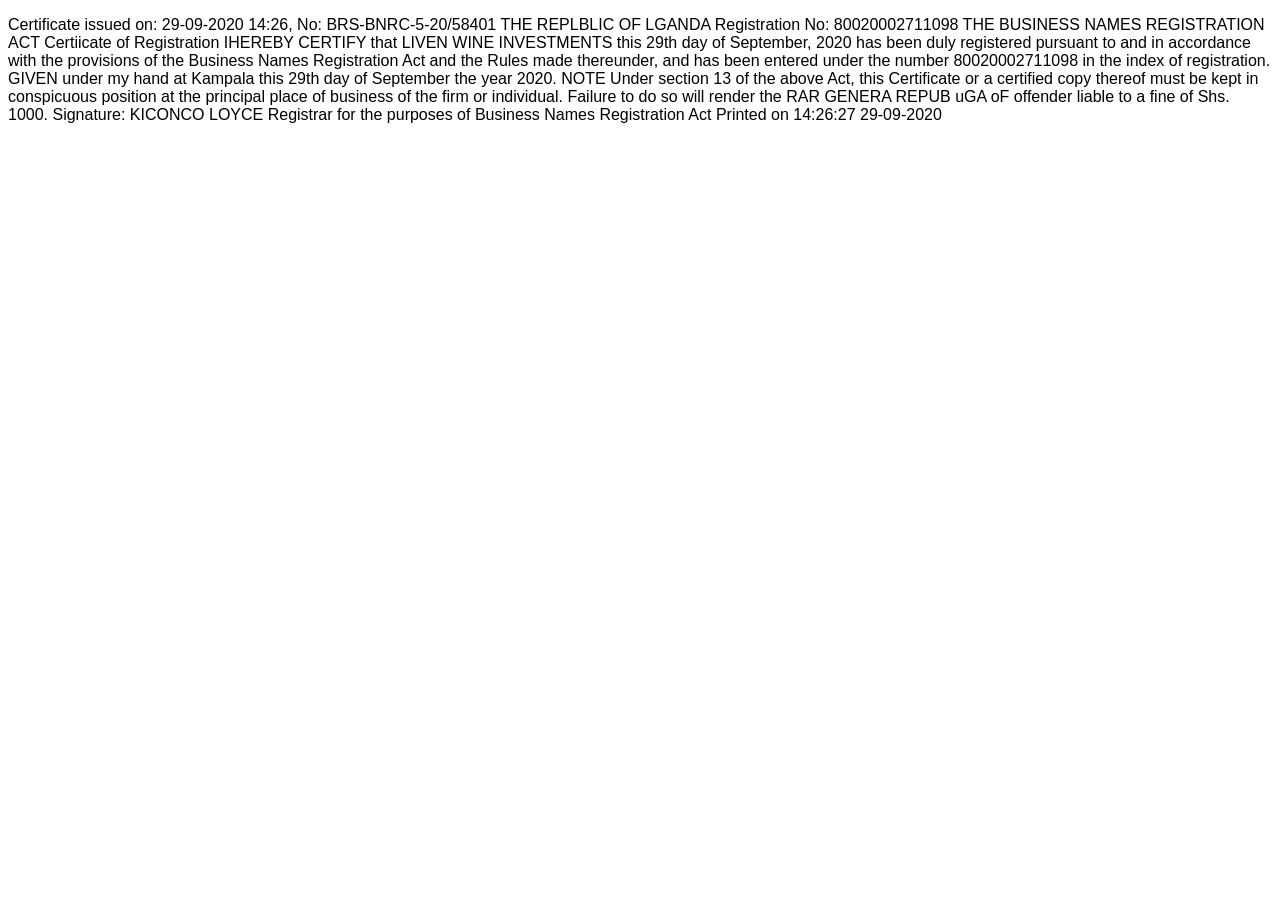
<file: it deptement/about.html>
<!DOCTYPE html>
<html lang="en">
<head>
    <meta charset="UTF-8">
    <meta name="viewport" content="width=device-width, initial-scale=1.0">
    <link rel="stylesheet" href="style.css">
    <title>about us </title>
</head>
<body>
    <p>
        Certificate issued on: 29-09-2020 14:26, No: BRS-BNRC-5-20/58401 
THE REPLBLIC OF LGANDA 
Registration No: 80020002711098 
THE BUSINESS NAMES REGISTRATION ACT 
Certiicate of Registration 
IHEREBY CERTIFY that LIVEN WINE INVESTMENTS this 29th day of September, 2020 has been duly 
registered pursuant to and in accordance with the provisions of the Business Names Registration Act and 
the Rules made thereunder, and has been entered under the number 80020002711098 in the index of 
registration. 
GIVEN under my hand at Kampala this 29th day of September the year 2020. 
NOTE Under section 13 of the above Act, this Certificate or a certified copy 
thereof must be kept in conspicuous position at the principal place 
of business of the firm or individual. Failure to do so will render the 
RAR 
GENERA 
REPUB 
uGA
oF
offender liable to a fine of Shs. 1000. 
Signature: KICONCO LOYCE 
Registrar for the purposes of Business Names 
Registration Act 
Printed on 14:26:27 29-09-2020 
    </p>
</body>
</html>
</file>
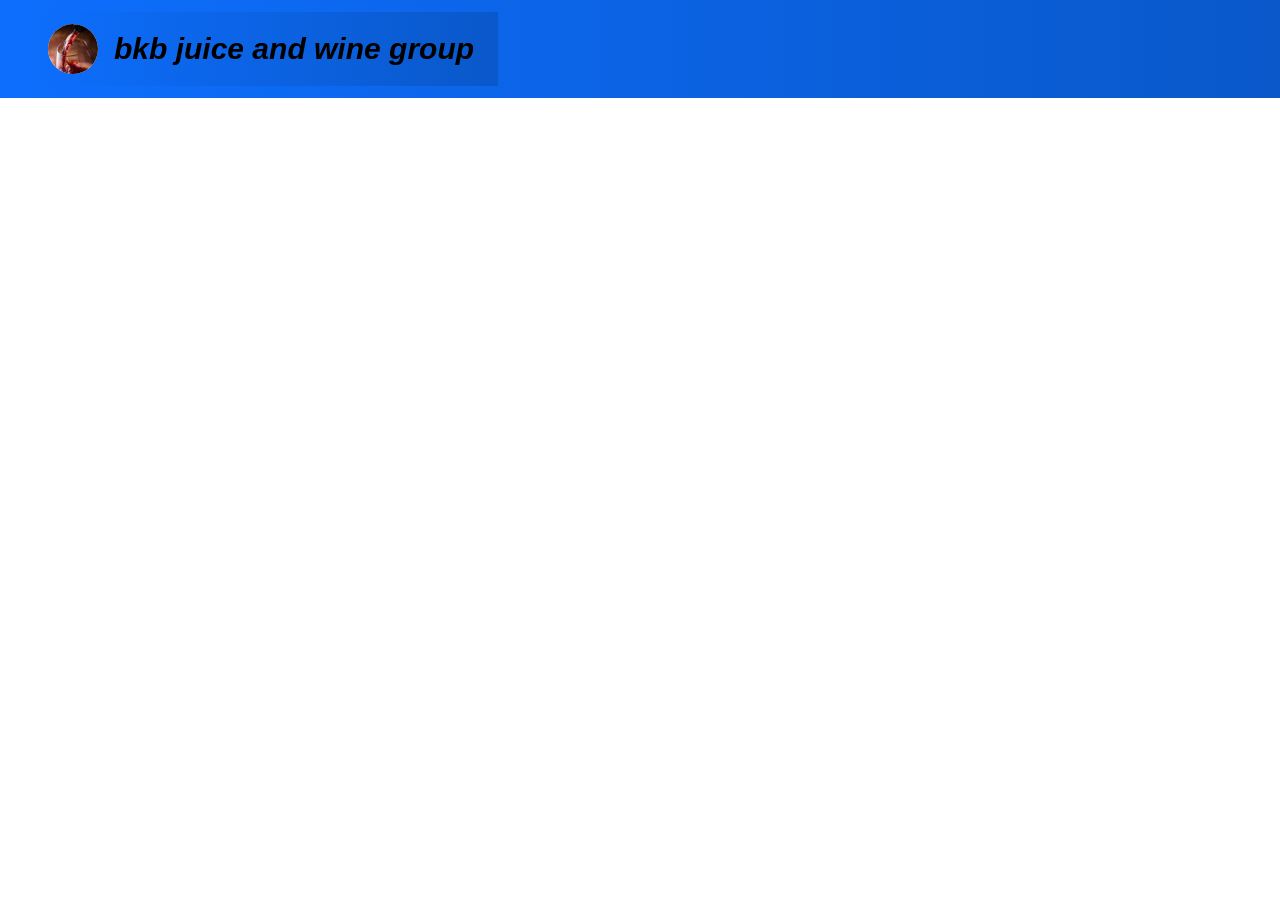
<file: it deptement/me.html>
<!DOCTYPE html>
<html lang="en">
<head>
    <meta charset="UTF-8">
    <meta name="viewport" content="width=device-width, initial-scale=1.0">
    <link rel="stylesheet" href="style1.css">
    <title>BGK JUICE AND WINE GROUP</title>
</head>
<body>
    
   <header>
  <nav class="up" >
      <header>
         
      <div>
     <header class="header">
  <header class="header">
  <div class="logo">
    <!-- Replace logo.png with your image -->
    <img src="image/download.png" alt="logo">
    

  </div>
  <div class="title">bkb juice and wine group</div>
</header>

  </header>
         
      </nav>
  </header>
  <u><b> <marquee behavior="footer-container" direction="Rights">LIVEN WINE INVESTMENT</marquee></b></u> 
  <u><Marquee><P>THE WINE AND JUICE GROUP IN UGANDA</P></Marquee></u>  
</body>
</html>
</file>
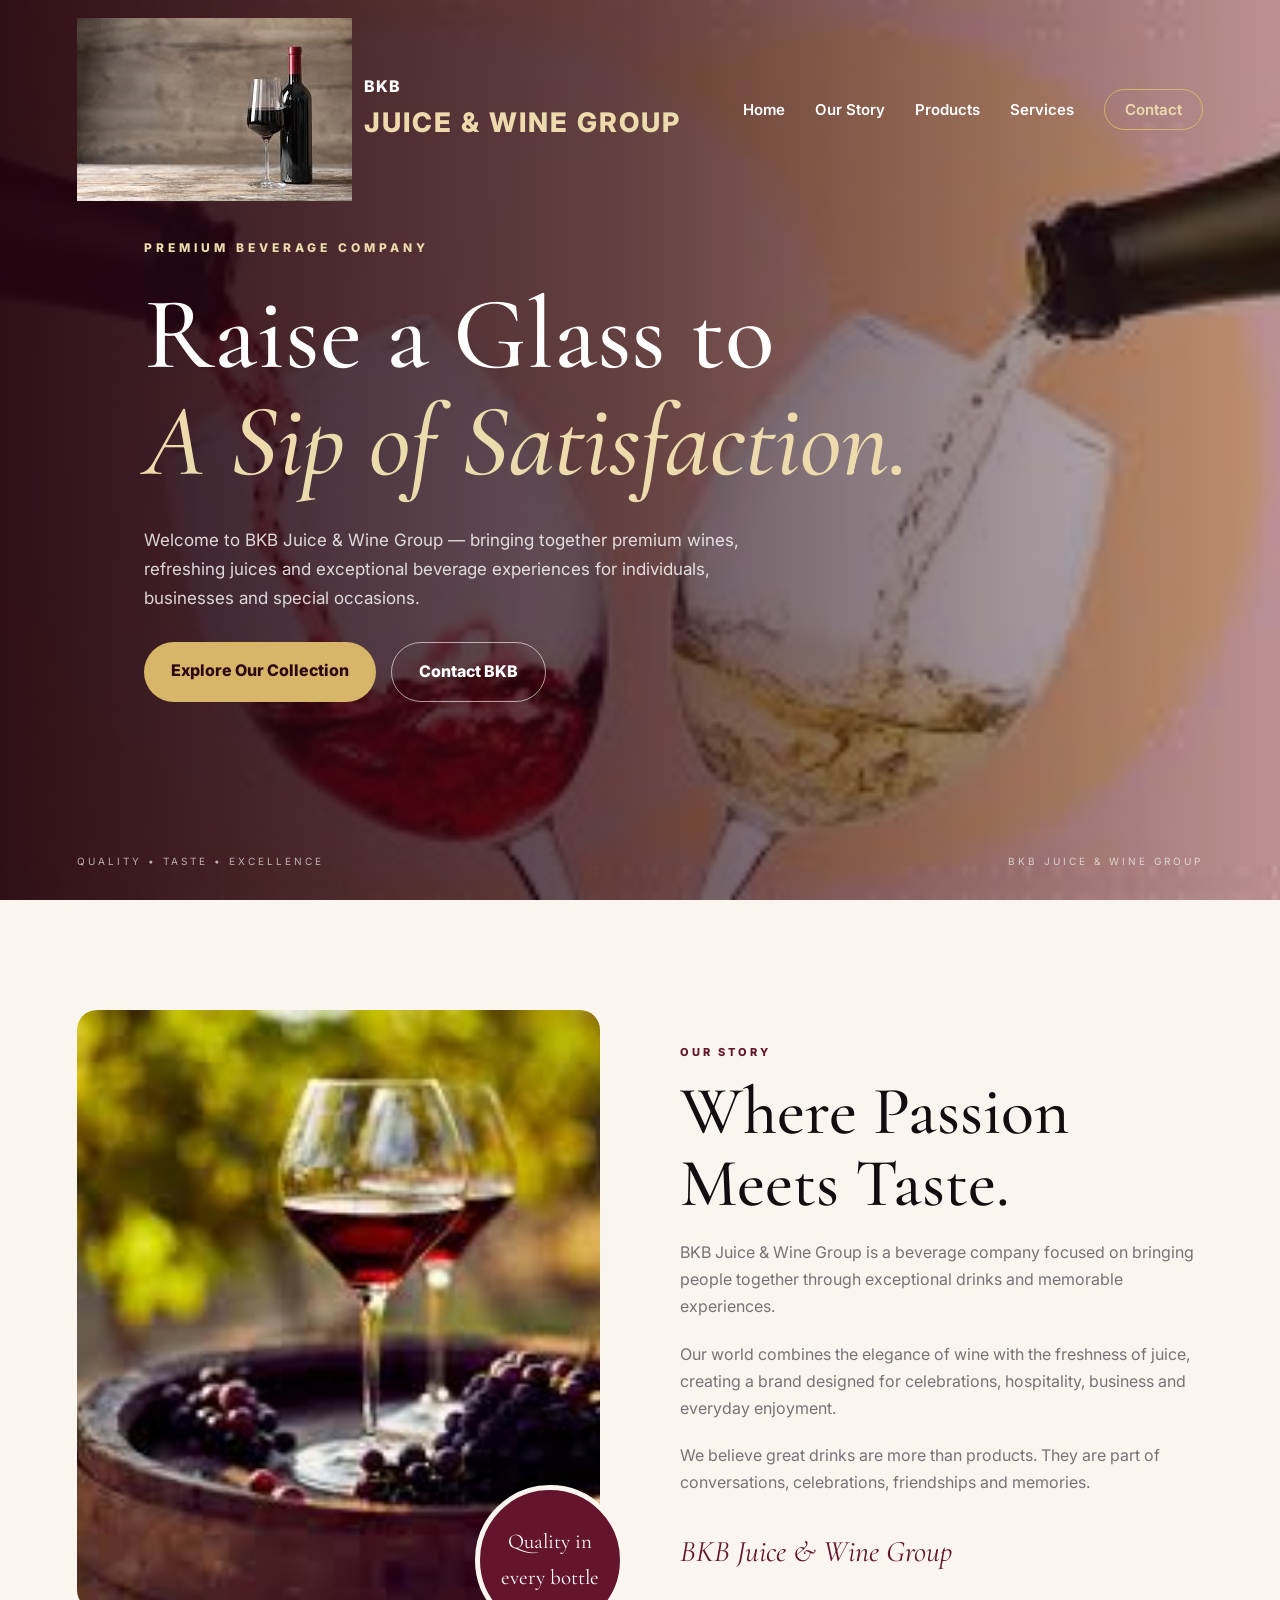
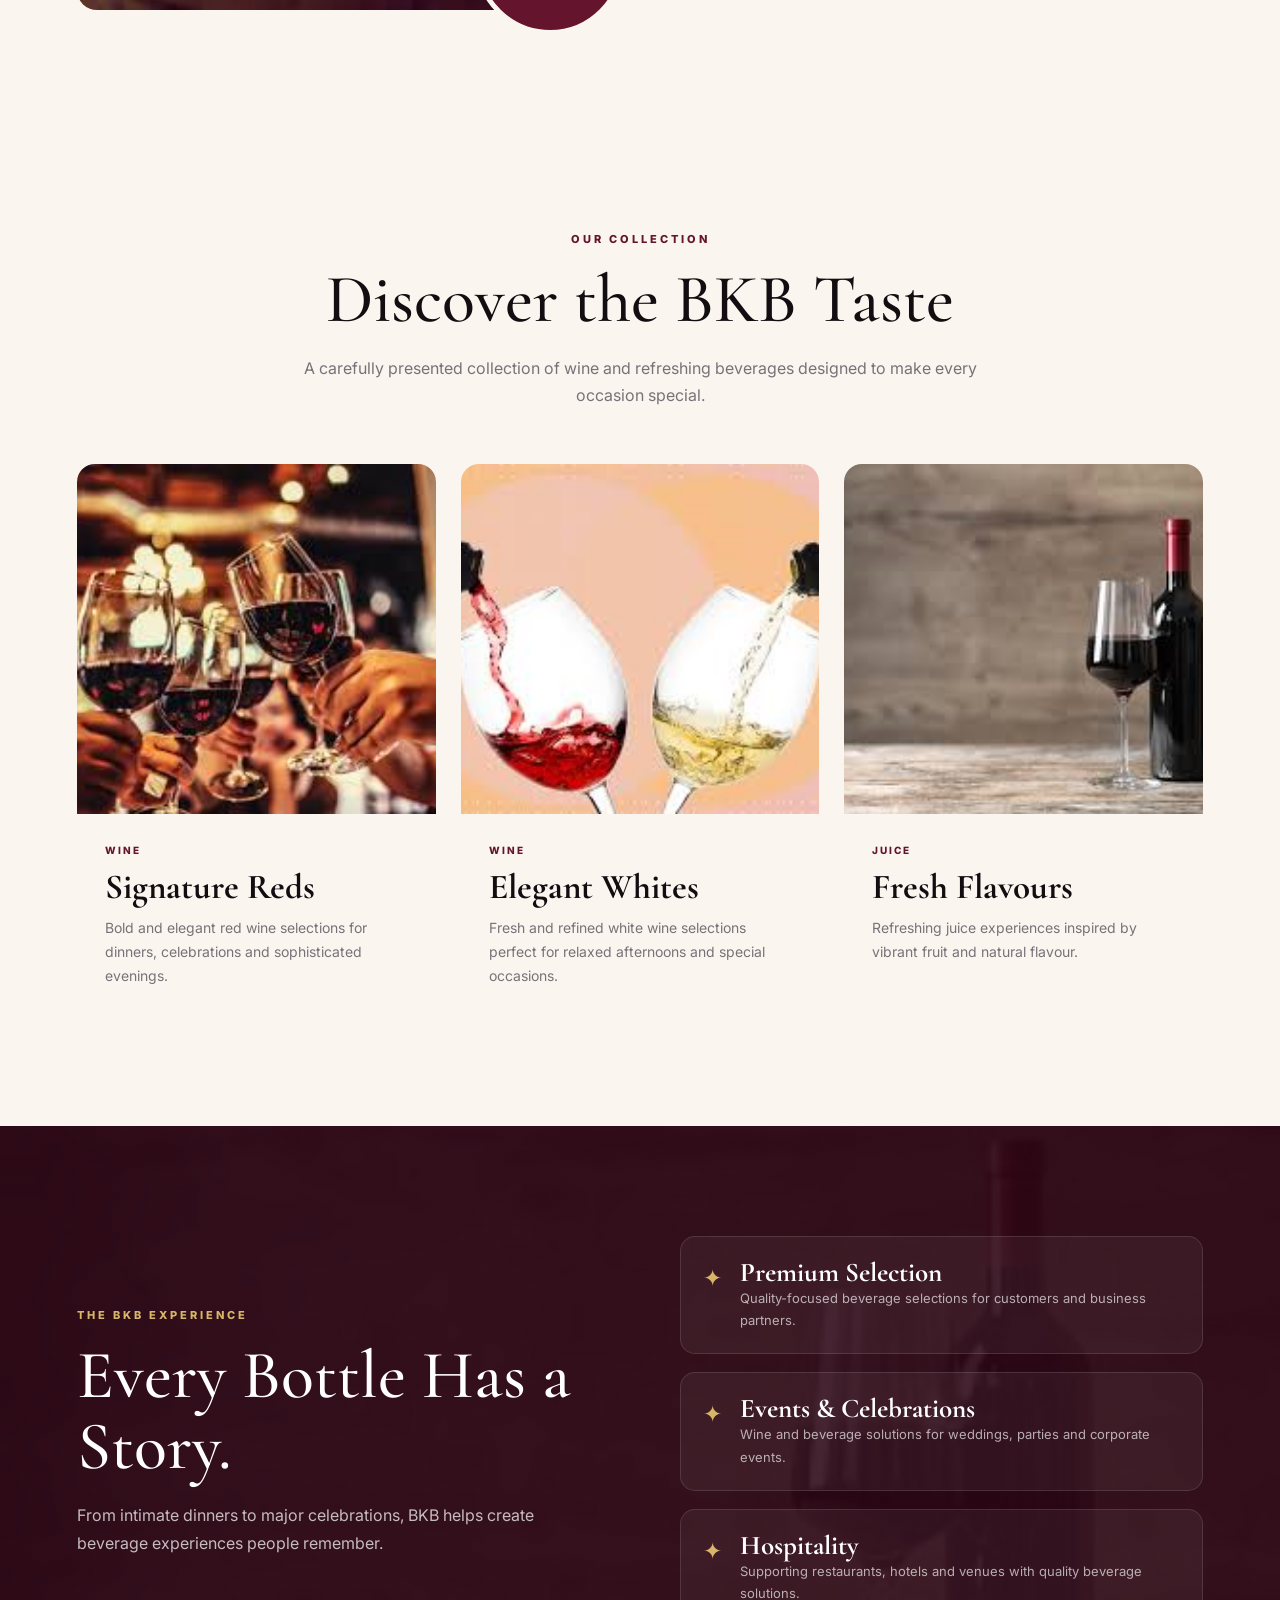
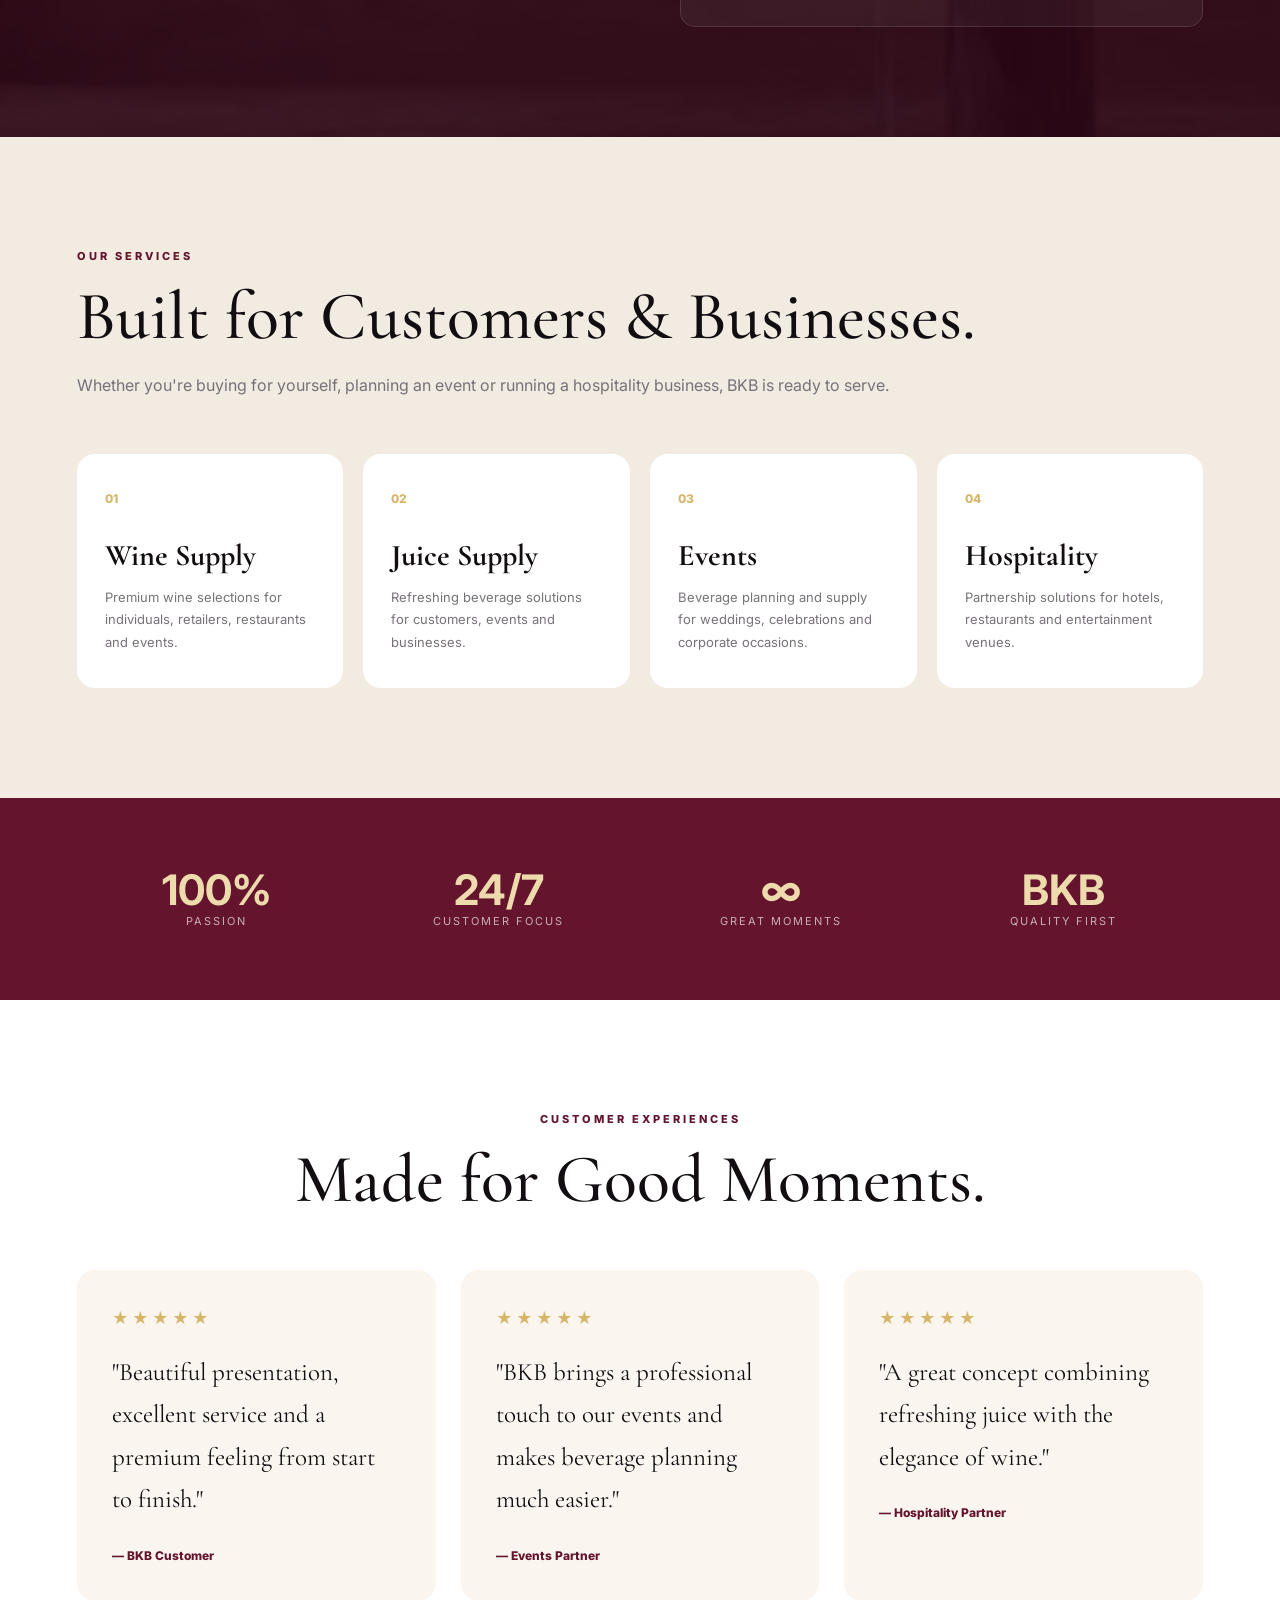
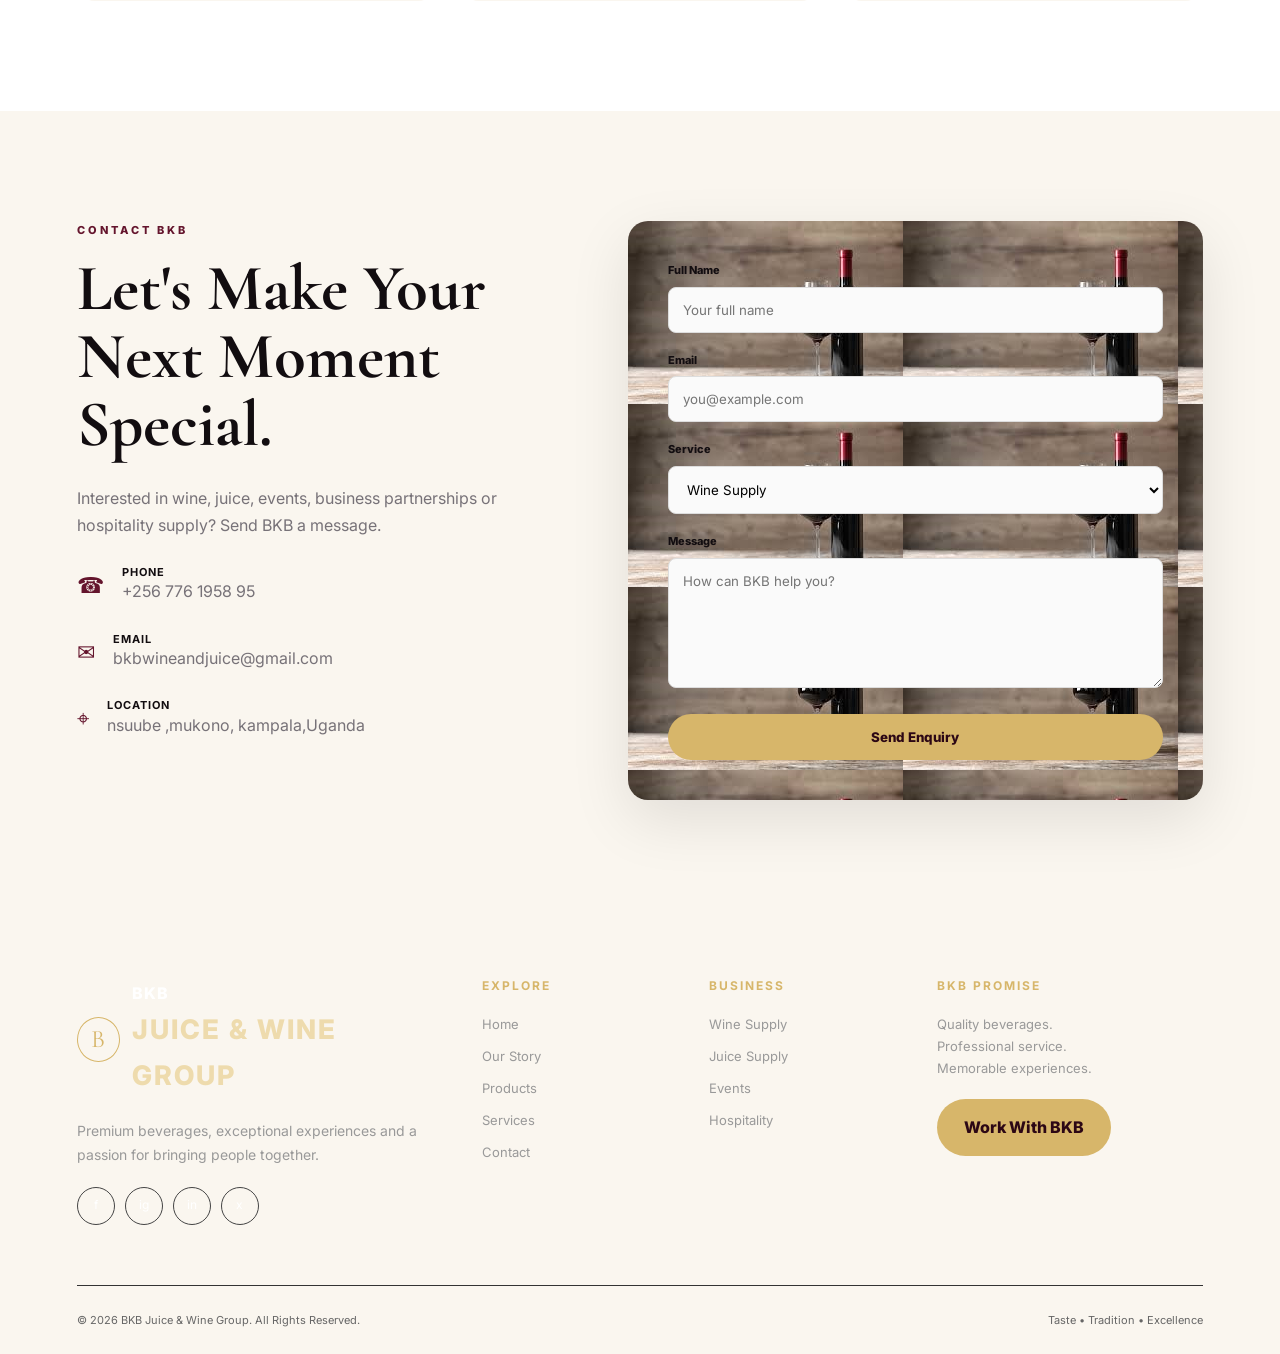
<file: it deptement/trail.html>
<!DOCTYPE html>
<html lang="en">
<head>
<meta charset="UTF-8">
<meta name="viewport" content="width=device-width, initial-scale=1.0">

<title>BKB Juice & Wine Group | Premium Beverages</title>

<meta name="description"
content="BKB Juice & Wine Group — premium wines, refreshing juices, events and hospitality beverage solutions.">

<link rel="preconnect" href="https://fonts.googleapis.com">
<link rel="preconnect" href="https://fonts.gstatic.com" crossorigin>

<link href="https://fonts.googleapis.com/css2?family=Cormorant+Garamond:wght@400;500;600;700&family=Inter:wght@300;400;500;600;700;800&display=swap" rel="stylesheet">

<style>

/* ================================
   RESET
================================ */

*{
    margin:0;
    padding:0;
    box-sizing:border-box;
    scroll-behavior:smooth;
}

:root{
    --wine:#64152d;
    --wine-dark:#2c0715;
    --wine-light:#8b2947;
    --gold:#d7b66a;
    --gold-light:#eedbad;
    --cream:#faf6ef;
    --white:#ffffff;
    --black:#120d10;
    --gray:#777278;
    --green:#42634b;
}

body{
    font-family:"Inter",sans-serif;
    background:var(--cream);
    color:var(--black);
    line-height:1.7;
}

h1,h2,h3,h4{
    font-family:"Cormorant Garamond",serif;
    line-height:1.05;
}

a{
    text-decoration:none;
    color:inherit;
}

img{
    width:100%;
    display:block;
}

/* ================================
   NAVIGATION
================================ */

.navbar{
    position:fixed;
    top:0;
    left:0;
    width:100%;
    z-index:1000;
    padding:18px 6%;
    color:white;
    transition:.4s;
}

.navbar.scrolled{
    background:rgba(44,7,21,.96);
    backdrop-filter:blur(15px);
    box-shadow:0 10px 40px rgba(0,0,0,.2);
}

.nav-container{
    max-width:1250px;
    margin:auto;
    display:flex;
    align-items:center;
    justify-content:space-between;
}

.logo{
    display:flex;
    align-items:center;
    gap:12px;
}

.logo-circle{
    width:45px;
    height:45px;
    border:1px solid var(--gold);
    border-radius:50%;
    display:grid;
    place-items:center;
    font-family:"Cormorant Garamond",serif;
    font-size:25px;
    color:var(--gold);
}

.logo-name{
    font-weight:800;
    letter-spacing:1px;
}

.logo-name small{
    display:block;
    color:var(--gold-light);
    font-size:27px;
    letter-spacing:2px;
}

.nav-links{
    display:flex;
    list-style:none;
    align-items:center;
    gap:30px;
}

.nav-links a{
    font-size:15px;
    font-weight:600;
    transition:.3s;
}

.nav-links a:hover{
    color:var(--gold-light);
}

.nav-contact{
    border:1px solid var(--gold);
    color:var(--gold-light)!important;
    padding:10px 20px;
    border-radius:30px;
}

.menu{
    display:none;
    font-size:28px;
    cursor:pointer;
}

/* ================================
   HERO
================================ */

.hero{
    min-height:100vh;
    display:flex;
    align-items:center;
    position:relative;
    color:white;

    background:
    linear-gradient(
        90deg,
        rgba(35,4,16,.94),
        rgba(35,4,16,.68),
        rgba(35,4,16,.25)
    ),
    url("image/download\ \(4\).png")
    center/cover;
}

.hero-content{
    width:1250px;
    max-width:100%;
    margin:auto;
    padding:120px 6% 80px;
}

.eyebrow{
    color:var(--gold-light);
    font-size:12px;
    font-weight:800;
    letter-spacing:4px;
    text-transform:uppercase;
    margin-bottom:22px;
}

.hero h1{
    font-size:clamp(55px,8vw,105px);
    font-weight:500;
    max-width:850px;
}

.hero h1 span{
    display:block;
    color:var(--gold-light);
    font-style:italic;
}

.hero p{
    max-width:650px;
    margin:30px 0;
    color:rgba(255,255,255,.82);
    font-size:17px;
}

.buttons{
    display:flex;
    gap:15px;
    flex-wrap:wrap;
}

.btn{
    padding:15px 27px;
    border-radius:40px;
    display:inline-block;
    font-weight:800;
    transition:.3s;
}

.btn-gold{
    background:var(--gold);
    color:var(--wine-dark);
}

.btn-gold:hover{
    background:white;
    transform:translateY(-3px);
}

.btn-outline{
    border:1px solid rgba(255,255,255,.6);
    color:white;
}

.btn-outline:hover{
    border-color:var(--gold);
    color:var(--gold-light);
}

.hero-bottom{
    position:absolute;
    bottom:30px;
    left:6%;
    right:6%;
    display:flex;
    justify-content:space-between;
    font-size:10px;
    letter-spacing:3px;
    text-transform:uppercase;
    color:rgba(255,255,255,.65);
}

/* ================================
   GENERAL
================================ */

section{
    padding:110px 6%;
}

.container{
    max-width:1250px;
    margin:auto;
}

.label{
    color:var(--wine);
    font-size:11px;
    font-weight:800;
    letter-spacing:3px;
    text-transform:uppercase;
    margin-bottom:15px;
}

.title{
    font-size:clamp(43px,6vw,68px);
    font-weight:500;
    margin-bottom:20px;
}

.description{
    color:var(--gray);
}

/* ================================
   ABOUT
================================ */

.about{
    background:var(--cream);
}

.about-grid{
    display:grid;
    grid-template-columns:1fr 1fr;
    gap:80px;
    align-items:center;
}

.about-image{
    position:relative;
}

.about-image img{
    height:600px;
    object-fit:cover;
    border-radius:20px;
}

.badge{
    position:absolute;
    right:-25px;
    bottom:-25px;
    width:150px;
    height:150px;
    border-radius:50%;
    background:var(--wine);
    color:white;
    display:grid;
    place-items:center;
    text-align:center;
    padding:20px;
    font-family:"Cormorant Garamond",serif;
    font-size:21px;
    border:5px solid var(--cream);
}

.about-text p{
    color:var(--gray);
    margin-bottom:20px;
}

.signature{
    color:var(--wine);
    font-family:"Cormorant Garamond",serif;
    font-size:30px;
    font-style:italic;
    margin-top:30px;
}

/* ================================
   PRODUCTS
================================ */

.products{
    background:image();
}

.center{
    text-align:center;
    max-width:700px;
    margin:0 auto 55px;
}

.product-grid{
    display:grid;
    grid-template-columns:repeat(3,1fr);
    gap:25px;
}

.product{
    background:var(--cream);
    border-radius:18px;
    overflow:hidden;
    transition:.4s;
}

.product:hover{
    transform:translateY(-10px);
    box-shadow:0 20px 60px rgba(0,0,0,.13);
}

.product-img{
    height:350px;
    overflow:hidden;
}

.product-img img{
    height:100%;
    object-fit:cover;
    transition:.5s;
}

.product:hover img{
    transform:scale(1.06);
}

.product-body{
    padding:28px;
}

.product-tag{
    color:var(--wine);
    font-size:10px;
    font-weight:800;
    letter-spacing:2px;
    text-transform:uppercase;
}

.product h3{
    font-size:35px;
    margin:10px 0;
}

.product p{
    color:var(--gray);
    font-size:14px;
}

/* ================================
   EXPERIENCE
================================ */

.experience{
    color:white;
    background:
    linear-gradient(
        rgba(43,6,20,.92),
        rgba(43,6,20,.92)
    ),
    url("image/download\ \(2\).png")
    center/cover;
}

.experience-grid{
    display:grid;
    grid-template-columns:1fr 1fr;
    gap:80px;
    align-items:center;
}

.experience .label{
    color:var(--gold);
}

.experience .description{
    color:rgba(255,255,255,.72);
}

.experience-items{
    display:grid;
    gap:18px;
}

.experience-item{
    display:flex;
    gap:18px;
    padding:22px;
    background:rgba(255,255,255,.05);
    border:1px solid rgba(255,255,255,.12);
    border-radius:15px;
}

.icon{
    color:var(--gold);
    font-size:23px;
}

.experience-item h3{
    font-size:27px;
}

.experience-item p{
    color:rgba(255,255,255,.65);
    font-size:13px;
}

/* ================================
   SERVICES
================================ */

.services{
    background:#f2ebe1;
}

.services-grid{
    display:grid;
    grid-template-columns:repeat(4,1fr);
    gap:20px;
}

.service{
    background:white;
    padding:35px 28px;
    border-radius:18px;
    transition:.3s;
}

.service:hover{
    background:var(--wine);
    color:white;
    transform:translateY(-8px);
}

.service-number{
    color:var(--gold);
    font-weight:800;
    font-size:12px;
    margin-bottom:30px;
}

.service h3{
    font-size:30px;
    margin-bottom:15px;
}

.service p{
    color:var(--gray);
    font-size:13px;
}

.service:hover p{
    color:rgba(255,255,255,.7);
}

/* ================================
   STATS
================================ */

.stats{
    background:var(--wine);
    color:white;
    padding:70px 6%;
}

.stats-grid{
    max-width:1100px;
    margin:auto;
    display:grid;
    grid-template-columns:repeat(4,1fr);
    text-align:center;
    gap:30px;
}

.stat h3{
    font-family:"Inter",sans-serif;
    font-size:42px;
    color:var(--gold-light);
}

.stat p{
    font-size:11px;
    letter-spacing:2px;
    text-transform:uppercase;
    color:rgba(255,255,255,.65);
}

/* ================================
   TESTIMONIALS
================================ */

.testimonials{
    background:white;
}

.testimonial-grid{
    display:grid;
    grid-template-columns:repeat(3,1fr);
    gap:25px;
}

.testimonial{
    background:var(--cream);
    padding:35px;
    border-radius:18px;
}

.stars{
    color:var(--gold);
    margin-bottom:18px;
    letter-spacing:3px;
}

.testimonial blockquote{
    font-family:"Cormorant Garamond",serif;
    font-size:25px;
    margin-bottom:25px;
}

.customer{
    color:var(--wine);
    font-size:12px;
    font-weight:800;
}

/* ================================
   CONTACT
================================ */

.contact{
    background:var(--cream);
}

.contact-grid{
    display:grid;
    grid-template-columns:.9fr 1.1fr;
    gap:80px;
}

.contact-info h2{
    font-size:65px;
    margin-bottom:25px;
}

.contact-detail{
    display:flex;
    gap:18px;
    margin-top:28px;
}

.contact-icon{
    color:var(--wine);
    font-size:22px;
}

.contact-detail h4{
    font-family:"Inter",sans-serif;
    font-size:11px;
    text-transform:uppercase;
    letter-spacing:1px;
}

.contact-detail p{
    color:var(--gray);
}

.form{
    background:url(image/download\ \(2\).png);
    padding:40px;
    border-radius:20px;
    box-shadow:0 20px 60px rgba(0,0,0,.1);
}

.form-group{
    margin-bottom:18px;
}

.form-group label{
    display:block;
    font-size:11px;
    font-weight:800;
    margin-bottom:7px;
}

.form-group input,
.form-group textarea,
.form-group select{
    width:100%;
    border:1px solid #ddd;
    padding:14px;
    border-radius:8px;
    font-family:inherit;
    outline:none;
    background:#fafafa;
}

.form-group textarea{
    min-height:130px;
    resize:vertical;
}

.form-group input:focus,
.form-group textarea:focus,
.form-group select:focus{
    border-color:var(--wine);
    background:white;
}

.form button{
    width:100%;
    border:none;
    cursor:pointer;
    font-family:inherit;
}

/* ================================
   FOOTER
================================ */

footer{
    background:var(url(image/download\ \(6\).png));
    color:white;
    padding:70px 6% 25px;
}

.footer-grid{
    max-width:1250px;
    margin:auto;
    display:grid;
    grid-template-columns:2fr 1fr 1fr 1.5fr;
    gap:50px;
}

.footer-about p{
    max-width:360px;
    color:#999;
    margin-top:20px;
    font-size:14px;
}

footer h4{
    font-family:"Inter",sans-serif;
    color:var(--gold);
    font-size:12px;
    text-transform:uppercase;
    letter-spacing:2px;
    margin-bottom:20px;
}

.footer-links{
    list-style:none;
}

.footer-links li{
    color:#999;
    font-size:13px;
    margin:10px 0;
}

.footer-links a:hover{
    color:white;
}

.socials{
    display:flex;
    gap:10px;
    margin-top:20px;
}

.social{
    width:38px;
    height:38px;
    border:1px solid #444;
    border-radius:50%;
    display:grid;
    place-items:center;
    font-size:12px;
    transition:.3s;
}

.social:hover{
    background:var(--wine);
    border-color:var(--wine);
}

.copyright{
    max-width:1250px;
    margin:60px auto 0;
    border-top:1px solid #333;
    padding-top:25px;
    color:#666;
    font-size:11px;
    display:flex;
    justify-content:space-between;
}

/* ================================
   ANIMATION
================================ */

.reveal{
    opacity:0;
    transform:translateY(30px);
    transition:.8s ease;
}

.reveal.show{
    opacity:1;
    transform:translateY(0);
}

/* ================================
   RESPONSIVE
================================ */

@media(max-width:1000px){

    .menu{
        display:block;
    }

    .nav-links{
        display:none;
        position:absolute;
        top:75px;
        right:5%;
        width:260px;
        background:var(--wine-dark);
        padding:25px;
        border-radius:15px;
        flex-direction:column;
        align-items:flex-start;
    }

    .nav-links.active{
        display:flex;
    }

    .about-grid,
    .experience-grid,
    .contact-grid{
        grid-template-columns:1fr;
    }

    .product-grid,
    .testimonial-grid{
        grid-template-columns:1fr 1fr;
    }

    .services-grid{
        grid-template-columns:1fr 1fr;
    }

    .footer-grid{
        grid-template-columns:1fr 1fr;
    }
}

@media(max-width:650px){

    section{
        padding:80px 5%;
    }

    .hero h1{
        font-size:55px;
    }

    .hero-bottom{
        display:none;
    }

    .about-image img{
        height:450px;
    }

    .badge{
        right:10px;
    }

    .product-grid,
    .testimonial-grid,
    .services-grid,
    .stats-grid,
    .footer-grid{
        grid-template-columns:1fr;
    }

    .contact-info h2{
        font-size:50px;
    }

    .form{
        padding:25px;
    }

    .copyright{
        flex-direction:column;
    }

}

</style>
</head>

<body>


<!-- ================================
     NAVIGATION
================================ -->

<header class="navbar" id="navbar">

<div class="nav-container">

<a href="#home" class="logo">

<div class="logo-">
 <img src="image/download (2).png" alt="logo">
</div>

<div class="logo-name">
BKB
<small>JUICE & WINE GROUP</small>
</div>

</a>

<div class="menu" id="menu">
☰
</div>

<ul class="nav-links" id="navLinks">

<li>
<a href="#home">Home</a>
</li>

<li>
<a href="#about">Our Story</a>
</li>

<li>
<a href="#products">Products</a>
</li>

<li>
<a href="#services">Services</a>
</li>

<li>
<a href="#contact" class="nav-contact">Contact</a>
</li>

</ul>

</div>

</header>


<!-- ================================
     HERO
================================ -->

<section class="hero" id="home">

<div class="hero-content">

<div class="eyebrow">
Premium Beverage Company
</div>

<h1>
Raise a Glass to
<span>A Sip of Satisfaction.</span>
</h1>

<p>
Welcome to BKB Juice & Wine Group — bringing together
premium wines, refreshing juices and exceptional beverage
experiences for individuals, businesses and special occasions.
</p>

<div class="buttons">

<a href="#products" class="btn btn-gold">
Explore Our Collection
</a>

<a href="#contact" class="btn btn-outline">
Contact BKB
</a>

</div>

</div>

<div class="hero-bottom">

<span>Quality • Taste • Excellence</span>

<span>BKB Juice & Wine Group</span>

</div>

</section>


<!-- ================================
     ABOUT
================================ -->

<section class="about" id="about">

<div class="container about-grid">

<div class="about-image reveal">

<img
src="image/download (6).png"
alt="Beautiful vineyard"
>

<div class="badge">
Quality in every bottle
</div>

</div>


<div class="about-text reveal">

<div class="label">
Our Story
</div>

<h2 class="title">
Where Passion Meets
Taste.
</h2>

<p>
BKB Juice & Wine Group is a beverage company focused on
bringing people together through exceptional drinks and
memorable experiences.
</p>

<p>
Our world combines the elegance of wine with the freshness
of juice, creating a brand designed for celebrations,
hospitality, business and everyday enjoyment.
</p>

<p>
We believe great drinks are more than products. They are part
of conversations, celebrations, friendships and memories.
</p>

<div class="signature">
BKB Juice & Wine Group
</div>

</div>

</div>

</section>


<!-- ================================
     PRODUCTS
================================ -->

<section class="products" id="products">

<div class="container">

<div class="center reveal">

<div class="label">
Our Collection
</div>

<h2 class="title">
Discover the BKB Taste
</h2>

<p class="description">
A carefully presented collection of wine and refreshing
beverages designed to make every occasion special.
</p>

</div>


<div class="product-grid">


<div class="product reveal">

<div class="product-img">

<img
src="image/download (3).png"
alt="Premium red wine"
>

</div>

<div class="product-body">

<div class="product-tag">
Wine
</div>

<h3>
Signature Reds
</h3>

<p>
Bold and elegant red wine selections for dinners,
celebrations and sophisticated evenings.
</p>

</div>

</div>


<div class="product reveal">

<div class="product-img">

<img
src="image/download (4).png"
alt="Premium white wine"
>

</div>

<div class="product-body">

<div class="product-tag">
Wine
</div>

<h3>
Elegant Whites
</h3>

<p>
Fresh and refined white wine selections perfect for
relaxed afternoons and special occasions.
</p>

</div>

</div>


<div class="product reveal">

<div class="product-img">

<img
src="image/download (2).png"
alt="Fresh fruit juice"
>

</div>

<div class="product-body">

<div class="product-tag">
Juice
</div>

<h3>
Fresh Flavours
</h3>

<p>
Refreshing juice experiences inspired by vibrant fruit
and natural flavour.
</p>

</div>

</div>


</div>

</div>

</section>


<!-- ================================
     EXPERIENCE
================================ -->

<section class="experience">

<div class="container experience-grid">


<div class="reveal">

<div class="label">
The BKB Experience
</div>

<h2 class="title">
Every Bottle Has a Story.
</h2>

<p class="description">
From intimate dinners to major celebrations, BKB helps
create beverage experiences people remember.
</p>

</div>


<div class="experience-items reveal">


<div class="experience-item">

<div class="icon">
✦
</div>

<div>

<h3>
Premium Selection
</h3>

<p>
Quality-focused beverage selections for customers
and business partners.
</p>

</div>

</div>


<div class="experience-item">

<div class="icon">
✦
</div>

<div>

<h3>
Events & Celebrations
</h3>

<p>
Wine and beverage solutions for weddings,
parties and corporate events.
</p>

</div>

</div>


<div class="experience-item">

<div class="icon">
✦
</div>

<div>

<h3>
Hospitality
</h3>

<p>
Supporting restaurants, hotels and venues with
quality beverage solutions.
</p>

</div>

</div>


</div>

</div>

</section>


<!-- ================================
     SERVICES
================================ -->

<section class="services" id="services">

<div class="container">

<div class="reveal">

<div class="label">
Our Services
</div>

<h2 class="title">
Built for Customers & Businesses.
</h2>

<p class="description">
Whether you're buying for yourself, planning an event
or running a hospitality business, BKB is ready to serve.
</p>

</div>


<div class="services-grid" style="margin-top:55px;">


<div class="service reveal">

<div class="service-number">
01
</div>

<h3>
Wine Supply
</h3>

<p>
Premium wine selections for individuals,
retailers, restaurants and events.
</p>

</div>


<div class="service reveal">

<div class="service-number">
02
</div>

<h3>
Juice Supply
</h3>

<p>
Refreshing beverage solutions for customers,
events and businesses.
</p>

</div>


<div class="service reveal">

<div class="service-number">
03
</div>

<h3>
Events
</h3>

<p>
Beverage planning and supply for weddings,
celebrations and corporate occasions.
</p>

</div>


<div class="service reveal">

<div class="service-number">
04
</div>

<h3>
Hospitality
</h3>

<p>
Partnership solutions for hotels,
restaurants and entertainment venues.
</p>

</div>


</div>

</div>

</section>


<!-- ================================
     STATS
================================ -->

<section class="stats">

<div class="stats-grid">

<div class="stat reveal">

<h3>
100%
</h3>

<p>
Passion
</p>

</div>


<div class="stat reveal">

<h3>
24/7
</h3>

<p>
Customer Focus
</p>

</div>


<div class="stat reveal">

<h3>
∞
</h3>

<p>
Great Moments
</p>

</div>


<div class="stat reveal">

<h3>
BKB
</h3>

<p>
Quality First
</p>

</div>

</div>

</section>


<!-- ================================
     TESTIMONIALS
================================ -->

<section class="testimonials">

<div class="container">

<div class="center reveal">

<div class="label">
Customer Experiences
</div>

<h2 class="title">
Made for Good Moments.
</h2>

</div>


<div class="testimonial-grid">


<div class="testimonial reveal">

<div class="stars">
★★★★★
</div>

<blockquote>
"Beautiful presentation, excellent service and a
premium feeling from start to finish."
</blockquote>

<div class="customer">
— BKB Customer
</div>

</div>


<div class="testimonial reveal">

<div class="stars">
★★★★★
</div>

<blockquote>
"BKB brings a professional touch to our events and
makes beverage planning much easier."
</blockquote>

<div class="customer">
— Events Partner
</div>

</div>


<div class="testimonial reveal">

<div class="stars">
★★★★★
</div>

<blockquote>
"A great concept combining refreshing juice with
the elegance of wine."
</blockquote>

<div class="customer">
— Hospitality Partner
</div>

</div>


</div>

</div>

</section>


<!-- ================================
     CONTACT
================================ -->

<section class="contact" id="contact">

<div class="container contact-grid">


<div class="contact-info reveal">

<div class="label">
Contact BKB
</div>

<h2>
Let's Make Your
Next Moment
Special.
</h2>

<p class="description">
Interested in wine, juice, events, business partnerships
or hospitality supply? Send BKB a message.
</p>


<div class="contact-detail">

<div class="contact-icon">
☎
</div>

<div>

<h4>
Phone
</h4>

<p>
+256 776 1958 95 
</p>

</div>

</div>


<div class="contact-detail">

<div class="contact-icon">
✉
</div>

<div>

<h4>
Email
</h4>

<p>
bkbwineandjuice@gmail.com
</p>

</div>

</div>


<div class="contact-detail">

<div class="contact-icon">
⌖
</div>

<div>

<h4>
Location
</h4>

<p>
 nsuube ,mukono, kampala,Uganda
</p>

</div>

</div>


</div>


<form class="form reveal" id="contactForm">

<div class="form-group">

<label>
Full Name
</label>

<input
type="text"
id="name"
placeholder="Your full name"
required
>

</div>


<div class="form-group">

<label>
Email
</label>

<input
type="email"
id="email"
placeholder="you@example.com"
required
>

</div>


<div class="form-group">

<label>
Service
</label>

<select id="service">

<option>Wine Supply</option>

<option>Juice Supply</option>

<option>Event Services</option>

<option>Hospitality Partnership</option>

<option>General Enquiry</option>

</select>

</div>


<div class="form-group">

<label>
Message
</label>

<textarea
id="message"
placeholder="How can BKB help you?"
required
></textarea>

</div>


<button class="btn btn-gold" type="submit">
Send Enquiry
</button>

</form>


</div>

</section>


<!-- ================================
     FOOTER
================================ -->

<footer>

<div class="footer-grid">


<div class="footer-about">

<a href="#home" class="logo">

<div class="logo-circle">
B
</div>

<div class="logo-name">
BKB
<small>JUICE & WINE GROUP</small>
</div>

</a>

<p>
Premium beverages, exceptional experiences and
a passion for bringing people together.
</p>


<div class="socials">

<a class="social" href="#">
f
</a>

<a class="social" href="#">
ig
</a>

<a class="social" href="#">
in
</a>

<a class="social" href="#">
x
</a>

</div>

</div>


<div>

<h4>
Explore
</h4>

<ul class="footer-links">

<li>
<a href="#home">Home</a>
</li>

<li>
<a href="#about">Our Story</a>
</li>

<li>
<a href="#products">Products</a>
</li>

<li>
<a href="#services">Services</a>
</li>

<li>
<a href="#contact">Contact</a>
</li>

</ul>

</div>


<div>

<h4>
Business
</h4>

<ul class="footer-links">

<li>
Wine Supply
</li>

<li>
Juice Supply
</li>

<li>
Events
</li>

<li>
Hospitality
</li>

</ul>

</div>


<div>

<h4>
BKB Promise
</h4>

<p style="color:#999;font-size:13px;">
Quality beverages.
<br>
Professional service.
<br>
Memorable experiences.
</p>

<a
href="#contact"
class="btn btn-gold"
style="margin-top:20px;"
>
Work With BKB
</a>

</div>


</div>


<div class="copyright">

<span>
© <span id="year"></span> BKB Juice & Wine Group.
All Rights Reserved.
</span>

<span>
Taste • Tradition • Excellence
</span>

</div>

</footer>


<script>

/* =================================
   MOBILE MENU
================================= */

const menu =
document.getElementById("menu");

const navLinks =
document.getElementById("navLinks");

menu.addEventListener("click",function(){

navLinks.classList.toggle("active");

});


document.querySelectorAll(".nav-links a")
.forEach(function(link){

link.addEventListener("click",function(){

navLinks.classList.remove("active");

});

});


/* =================================
   NAVBAR SCROLL
================================= */

const navbar =
document.getElementById("navbar");

window.addEventListener("scroll",function(){

if(window.scrollY > 50){

navbar.classList.add("scrolled");

}else{

navbar.classList.remove("scrolled");

}

});


/* =================================
   SCROLL ANIMATIONS
================================= */

const elements =
document.querySelectorAll(".reveal");

const observer =
new IntersectionObserver(function(entries){

entries.forEach(function(entry){

if(entry.isIntersecting){

entry.target.classList.add("show");

}

});

},{
threshold:.12
});


elements.forEach(function(element){

observer.observe(element);

});


/* =================================
   CONTACT FORM
================================= */

document
.getElementById("contactForm")
.addEventListener("submit",function(event){

event.preventDefault();

const name =
document.getElementById("name").value;

alert(
"Thank you, " +
name +
"! Your message has been received by BKB Juice & Wine Group."
);

this.reset();

});


/* =================================
   YEAR
================================= */

document.getElementById("year")
.textContent =
new Date().getFullYear();

</script>

</body>
</html>
</file>
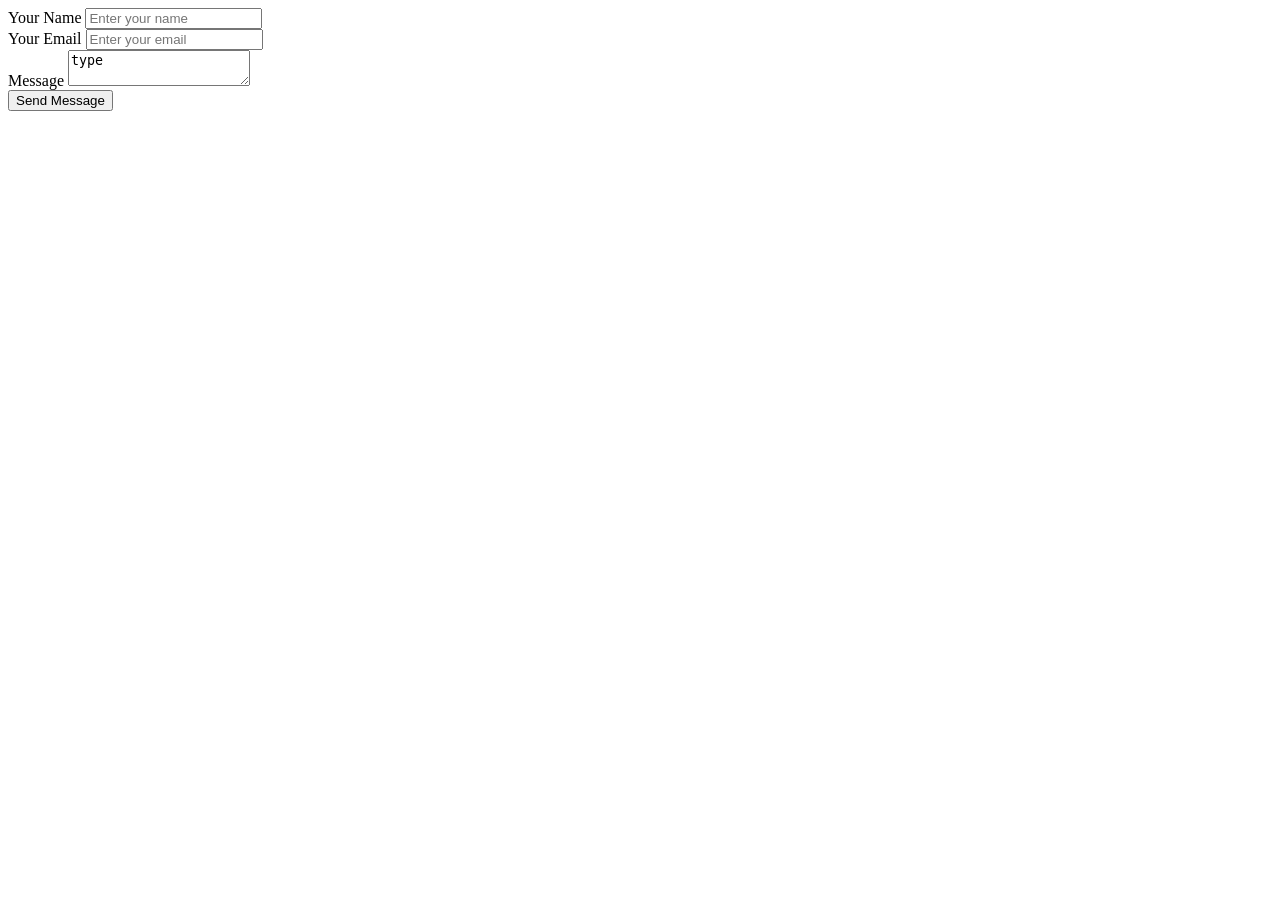
<file: magoola/message.html>
<!DOCTYPE html>
<html lang="en">
<head>
  <meta charset="UTF-8">
  <meta name="viewport" content="width=device-width, initial-scale=1.0">
  <title>message</title>
</head>
<body>
  
</body>
</html><form>
      <div class="form-group">
        <label for="name">Your Name</label>
        <input type="text" id="name" placeholder="Enter your name" required>
      </div>

      <div class="form-group">
        <label for="email">Your Email</label>
        <input type="email" id="email" placeholder="Enter your email" required>
      </div>

      <div class="form-group">
        <label for="message">Message</label>
        <textarea id="message" placeholder="Write your message..." required>type</textarea>
      </div>

      <button type="submit">Send Message</button>
    </form>
</file>
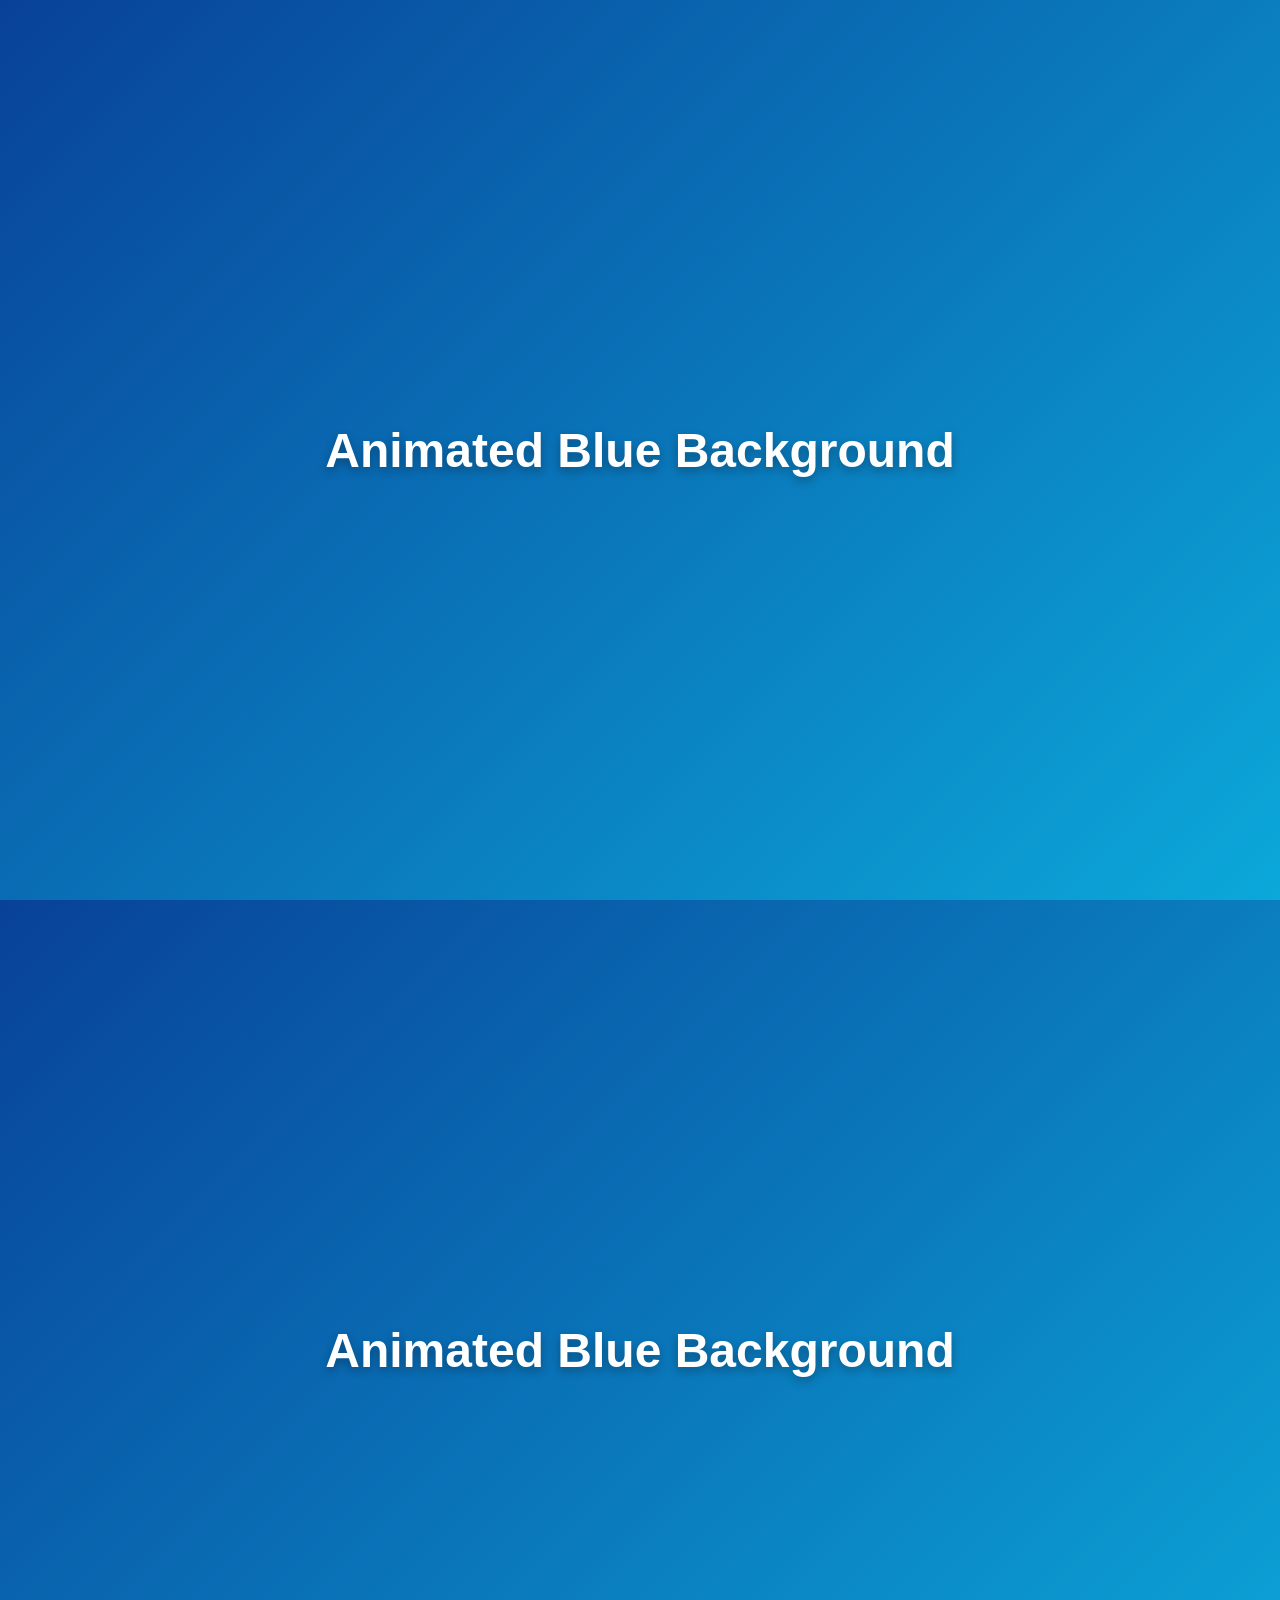
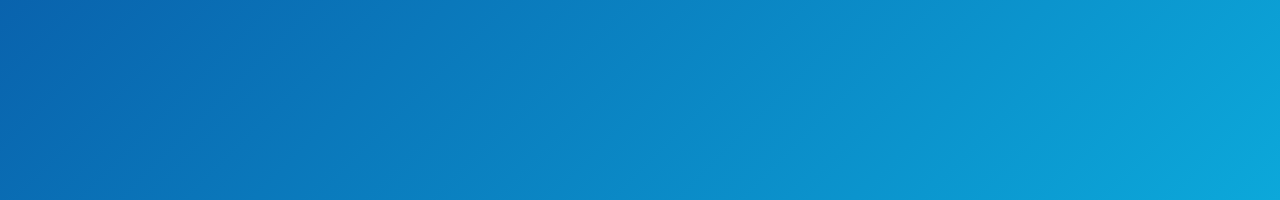
<file: magoola/use.html>
<!DOCTYPE html>
<html lang="en">
<head>
<meta charset="UTF-8">
<title>Animated Blue Background</title>
<style>
  body {
    margin: 0;
    font-family: Arial, sans-serif;
  }

  /* Animated background */
  .animated-bg {
    height: 100vh;
    background: linear-gradient(
      -45deg,
      #0d6efd,
      #0a58ca,
      #0dcaf0,
      #084298
    );
    background-size: 400% 400%;
    animation: gradientMove 12s ease infinite;
    display: flex;
    align-items: center;
    justify-content: center;
    color: white;
  }

  @keyframes gradientMove {
    0% { background-position: 0% 50%; }
    50% { background-position: 100% 50%; }
    100% { background-position: 0% 50%; }
  }

  h1 {
    font-size: 48px;
    text-shadow: 0 4px 10px rgba(0,0,0,0.3);
  }
</style>
</head>
<body>

<div class="animated-bg">
  <h1>Animated Blue Background</h1>
</div>
 <div class="animated-bg">
  <h1>Animated Blue Background</h1>
</div>


</body>
</html>
</file>
<file: it deptement/style.css>
*{
    
    font-style: normal;
    font-family: 'Gill Sans', 'Gill Sans MT', Calibri, 'Trebuchet MS', sans-serif;

}
animated background{
    .animated-bg {
    height: 100vh;
    background: linear-gradient(
      -45deg,
      #0d6efd,
      #0a58ca,
      #0dcaf0,
      #084298
    );
    background-size: 400% 400%;
    animation: gradientMove 12s ease infinite;
    display: flex;
    align-items: center;
    justify-content: center;
    color: rgb(255, 255, 255);
  }
}
</file>
<file: it deptement/style1.css>
*{
    font-family: 'Gill Sans', 'Gill Sans MT', Calibri, 'Trebuchet MS', sans-serif;
font-size: large;

font-style: italic;
color: rgb(0, 0, 0);
text-align: center;
}
 body {
  margin: 0;
  height: 100vh;
  animation: bgChange 10s infinite alternate;
}
 .animated-bg {
    height: 100vh;
    background: linear-gradient(
      -45deg,
      #0d6efd,
      #0a58ca,
      #0dcaf0,
      #084298
    );
    background-size: 400% 400%;
    animation: gradientMove 12s ease infinite;
    display: flex;
    align-items: center;
    justify-content: center;
    color: rgb(255, 255, 255);
  }

  h1{
    text-shadow: 100cm;
    text-align: center;
    color: blue;
  }
  
    .up{
        color: rgb(19, 1, 20);
        display: block;
        
    }
    .header {
    background: linear-gradient(90deg, #0d6efd, #0a58ca);
    color: rgb(184, 103, 103);
    display: flex;
    align-items: center;
    padding: 12px 24px;
     .title {
    font-size: 30px;
    font-weight: 600;
  }
  }
@keyframes gradientMove {
  0% { background-position: 0% 50%; }
  50% { background-position: 100% 50%; }
  100% { background-position: 0% 50%; }
}

    .logo {
       width: 50px;
    height: 50px;
    background-color: white;
    color: #0d6efd;
    border-radius: 50%;
    display: flex;
    align-items: center;
    justify-content: center;
    font-weight: bold;
    font-size: 18px;
    margin-right: 16px;
    }

     .logo img {
    width: 100%;
    height: 100%;
    object-fit: cover;
    border-radius: 50%;
    background-color: white;
  }

    .logo span {
      font-size: 20px;
      font-weight: bold;
    }
     body{
        color: aquamarine;
        background-origin: padding-box;
        background-color: aquamarine burlywood;
        
     }
     .down{
        background-color: aquamarine;
        size: 12%;
        shape-image-threshold: initial;
     }
     p{
        color: rgb(13, 14, 14);
        text-align: center;
    text-wrap: initial;
     }
    
     footer {
         body {
        margin: 0;
        min-height: 100vh;
        display: flex;
        flex-direction: column;
        font-family: Arial, sans-serif;
        background: #f0f0f0;
    }

    footer {
        margin-top: auto;
        padding: 40px 20px;
        color: #fff;
        background: linear-gradient(
            270deg,
            #ff6a00,
            #ee0979,
            #2193b0,
            #6dd5ed
        );
        background-size: 600% 600%;
        animation: gradientMove 10s ease infinite;
    }

    @keyframes gradientMove {
        0% { background-position: 0% 50%; }
        50% { background-position: 100% 50%; }
        100% { background-position: 0% 50%; }
    }

    .footer-container {
        max-width: 1100px;
        margin: auto;
        display: grid;
        grid-template-columns: repeat(auto-fit, minmax(250px, 1fr));
        gap: 30px;
        text-align: center;
    }

    .footer-box h3 {
        margin-bottom: 15px;
        letter-spacing: 1px;
    }

    .footer-box p {
        font-size: 14px;
        opacity: 0.9;
    }

    .social-icons {
        display: flex;
        justify-content: center;
        gap: 15px;
        margin-top: 15px;
    }

    .social-icons a {
        width: 45px;
        height: 45px;
        display: flex;
        align-items: center;
        justify-content: center;
        border-radius: 50%;
        background: rgba(255,255,255,0.2);
        color: #fff;
        font-size: 18px;
        transition: 0.3s;
        text-decoration: none;
    }

    .social-icons a:hover {
        background: #fff;
        color: #000;
        transform: scale(1.15);
    }

    .footer-bottom {
        text-align: center;
        margin-top: 25px;
        font-size: 14px;
        opacity: 0.85;
    }
    }

   
     form{
        text-decoration-color: powder gold;
        background-color: powder gold;
        align-items: flex-start;
     }
      .form-container {
      max-width: 500px;
      margin: 50px auto;
      background-color: #ffffff;
      padding: 24px;
      border-radius: 8px;
      box-shadow: 0 10px 25px rgba(0, 0, 0, 0.1);
    }

    .form-container h2 {
      margin-bottom: 20px;
      text-align: center;
      color: #1e293b;
    }

    .form-group {
      margin-bottom: 16px;
    }

    .form-group label {
      display: block;
      margin-bottom: 6px;
      font-weight: bold;
      color: #334155;
    }

    .form-group input,
    .form-group textarea {
      width: 100%;
      padding: 10px;
      border: 1px solid #cbd5f5;
      border-radius: 4px;
      font-size: 14px;
    }

    .form-group textarea {
      resize: vertical;
      min-height: 120px;
    }

    .form-group input:focus,
    .form-group textarea:focus {
      outline: none;
      border-color: #03141b;
    }

    button {
      width: 100%;
      padding: 12px;
      background-color: #1a5bc2;
      color: white;
      border: none;
      border-radius: 4px;
      font-size: 16px;
      cursor: pointer;
    }

    button:hover {
      background-color: #334155;
    }
     .gallery {
      display: grid;
      grid-template-columns: repeat(auto-fill, minmax(250px, 1fr));
      gap: 20px;
    }

    .gallery img {
      width: 100%;
      height: 100%;
      object-fit: cover;
      border-radius: 12px;
      cursor: pointer;
      transition: transform 0.3s ease, box-shadow 0.3s ease;
    }

    .gallery img:hover {
      transform: scale(1.05);
      box-shadow: 0 10px 25px rgba(0,0,0,0.5);
    }

    /* Lightbox */
    .lightbox {
      position: fixed;
      top: 0;
      left: 0;
      width: 100%;
      height: 100%;
      background: rgba(0,0,0,0.9);
      display: none;
      align-items: center;
      justify-content: center;
      z-index: 1000;
    }

    .lightbox img {
      max-width: 90%;
      max-height: 90%;
      border-radius: 12px;
    }

    .lightbox span {
      position: absolute;
      top: 30px;
      right: 40px;
      font-size: 40px;
      cursor: pointer;
      color: white;
    }

    @media (max-width: 600px) {
      body {
        padding: 20px;
      }
      /* Fade + slide animation for gallery items */
.gallery img {
  opacity: 0;
  transform: translateY(30px);
  animation: fadeSlideIn 0.8s ease forwards;
}

/* Stagger animation delay */
.gallery img:nth-child(1) { animation-delay: 0.1s; }
.gallery img:nth-child(2) { animation-delay: 0.2s; }
.gallery img:nth-child(3) { animation-delay: 0.3s; }
.gallery img:nth-child(4) { animation-delay: 0.4s; }
.gallery img:nth-child(5) { animation-delay: 0.5s; }
.gallery img:nth-child(6) { animation-delay: 0.6s; }

@keyframes fadeSlideIn {
  to {
    opacity: 1;
    transform: translateY(0);
  }
}

/* Lightbox animation */
.lightbox {
  opacity: 0;
  transition: opacity 0.4s ease;
}

.lightbox.show {
  opacity: 1;
}

.lightbox img {
  transform: scale(0.9);
  transition: transform 0.4s ease;
}

.lightbox.show img {
  transform: scale(1);
}

    }
</file>
